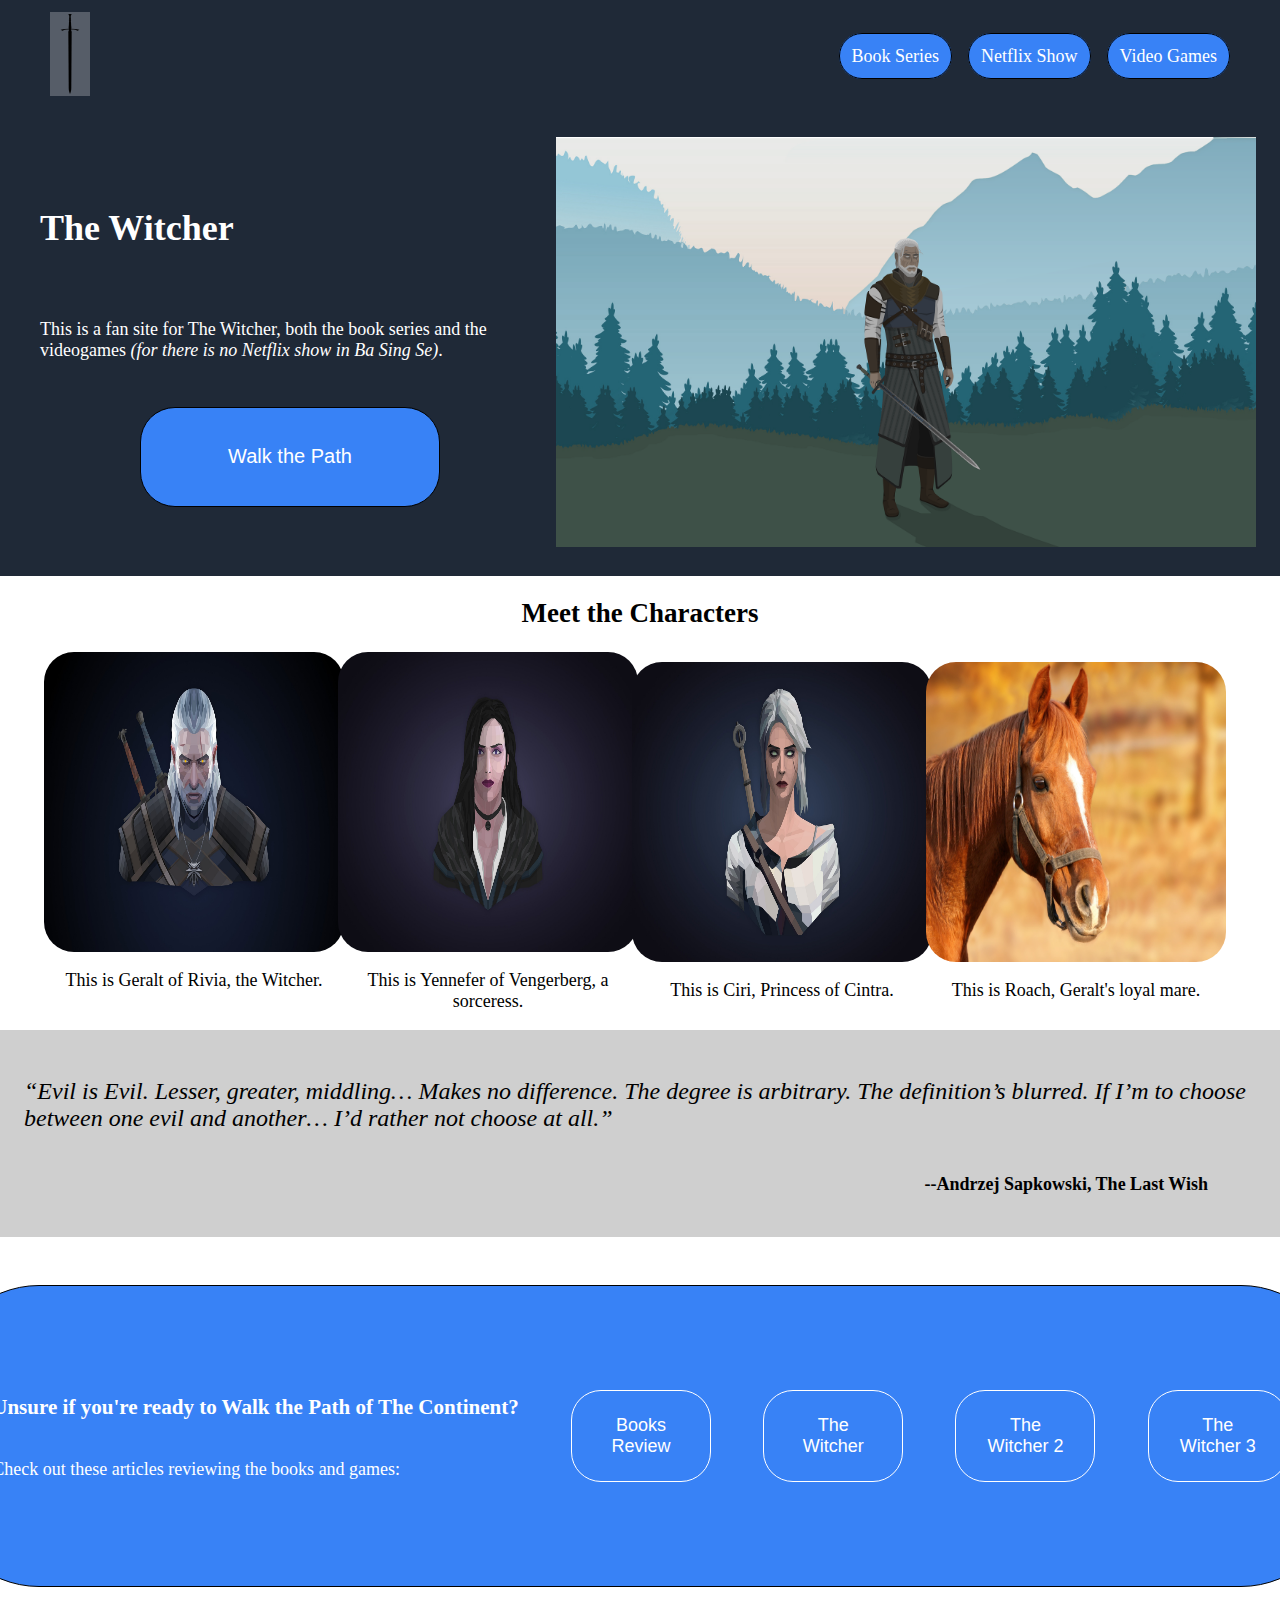
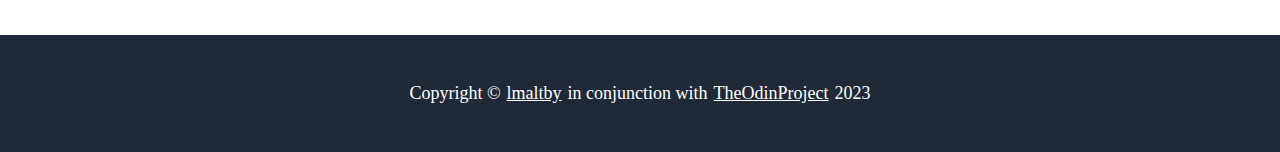
<file: index.html>
<!DOCTYPE html>
<html lang="en">
<head>
    <meta charset="UTF-8">
    <meta http-equiv="X-UA-Compatible" content="IE=edge">
    <meta name="viewport" content="width=device-width, initial-scale=1.0">
    <link rel="stylesheet" href="index.css">
    <title>Witcher Fan Site</title>
</head>
<body>
    <header>
        <div class="logo">
            <img id="sword" src="./content-images/sword.png" alt="tabletop mini of Geralt the Witcher">
        </div>
        <div class="links">
            <ul>
                <li>
                    <a href="./books.html">Book Series</a>
                </li>
                <li>
                    <a href="https://www.netflix.com/title/80189685">Netflix Show</a>
                </li>
                <li>
                    <a href="https://www.thewitcher.com/en">Video Games</a>
                </li>
            </ul>
        </div>
    </header>
    <div class="info">
        <div class="modal">
            <h1>The Witcher</h1>
            <p>This is a fan site for The Witcher, both the book series 
                and the videogames <em>(for there is no Netflix show in Ba Sing Se)</em>.</p>
            <button id="path">
                <a href="https://witcher.fandom.com/wiki/The_Path">Walk the Path</a>
            </button>
        </div>
        <div class="image">
            <img id="mountains" src="./content-images/geralt_mountains.png" alt="Geralt in front of mountain range">
        </div>
    </div>
    <div class="meet">
        <h2 id="meet">Meet the Characters</h2>
        <div class="characters">
            <div class="blurb">
                <img id="geralt" src="./content-images/geralt.jpg" alt="Geralt the Witcher">
                <p>
                    This is Geralt of Rivia, the Witcher.
                </p>
            </div>
            <div class="blurb">
                <img id="yen" src="./content-images/yennefer.jpg" alt="Yennefer the Sorceress">
                <p>
                    This is Yennefer of Vengerberg, a sorceress.
                </p>
            </div>
            <div class="blurb">
                <img id="ciri" src="./content-images/ciri.jpg" alt="Ciri, Lady of Space and Time">
                <p>
                    This is Ciri, Princess of Cintra.
                </p>
            </div>
            <div class="blurb">
                <img id="roach" src="./content-images/roach.jpg" alt="Roach, Geralt's loyal mare">
                <p>
                    This is Roach, Geralt's loyal mare.
                </p>
            </div>
        </div>
    </div>
    <div class="quote">
        <div id="quote">
            <p>“Evil is Evil. Lesser, greater, middling… Makes no difference. 
                The degree is arbitrary. The definition’s blurred. 
                If I’m to choose between one evil and another… I’d rather not choose at all.”
            </p>
        </div>
        <div id="source">
            <p>--Andrzej Sapkowski, The Last Wish</p>
        </div>
    </div>
    <div class="reviews">
        <div id="unsure">
            <h3>Unsure if you're ready to Walk the Path of The Continent?</h3>
            <p>Check out these articles reviewing the books and games:</p> 
        </div>
        <button>
            <a href="https://www.hypable.com/read-the-witcher-books-andzrej-sapkowski-4-reasons/">Books Review</a>
        </button>
        <button>
            <a href="https://store.steampowered.com/app/20900/The_Witcher_Enhanced_Edition_Directors_Cut/#app_reviews_hash">The Witcher</a>
        </button>
        <button>
            <a href="https://store.steampowered.com/app/20920/The_Witcher_2_Assassins_of_Kings_Enhanced_Edition/#app_reviews_hash">The Witcher 2</a>
        </button>
        <button>
            <a href="https://store.steampowered.com/app/292030/The_Witcher_3_Wild_Hunt/#app_reviews_hash">The Witcher 3</a>
        </button>
    </div>
    <div class="footer">Copyright &copy <a href="https://github.com/lmaltby">lmaltby</a> 
        in conjunction with <a href="https://www.theodinproject.com/">TheOdinProject</a> 2023
    </div>
</body>
</html>

<!-- pull header from exercises, should be easy from there. Don't forget to make -->
<!-- the links part of ul, li, and a while addressing the bullet points and underline -->

<!-- use flex-direction: column; to achieve the 5 vertical sections -->

<!-- top left section is literally the formatting of the modal -->

<!-- random info section also right out of the flexbox exercises -->

<!-- is the quote text or image? Will change formatting drastically -->

<!-- call to action similar to modal. Should be two divs, left one much wider.  -->
<!-- Maybe the text is two vertical divs within the larger div? -->

<!-- just pull the footer from the exercises and then tweak it -->
</file>
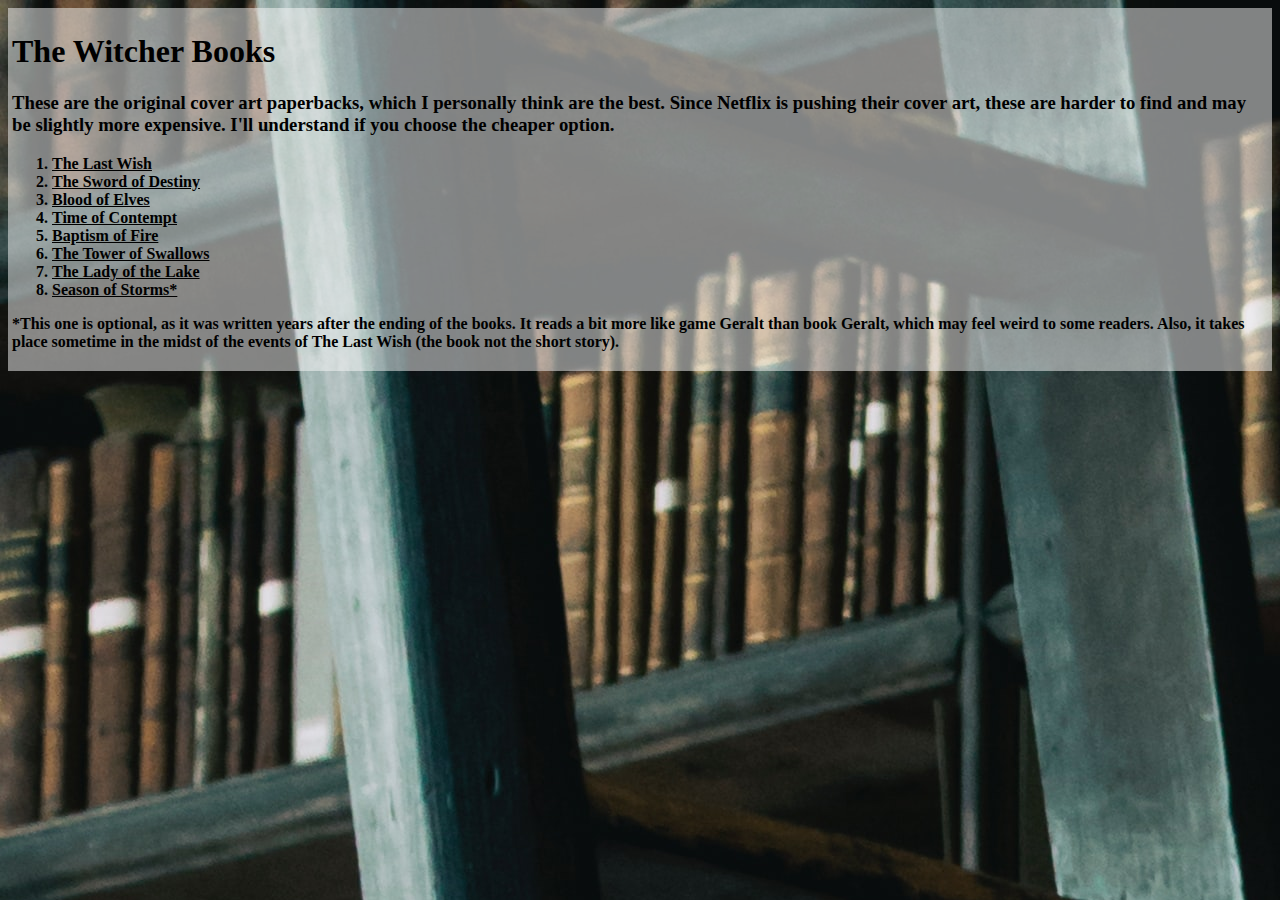
<file: books.html>
<!DOCTYPE html>
<html lang="en">
<head>
    <meta charset="UTF-8">
    <meta http-equiv="X-UA-Compatible" content="IE=edge">
    <meta name="viewport" content="width=device-width, initial-scale=1.0">
    <link rel="stylesheet" href="./books.css">
    <title>Books</title>
</head>
<body>
    <div class="opaque">
        <h1>The Witcher Books</h1>
        <h3>These are the original cover art paperbacks, which I personally think are the best. Since Netflix is pushing their cover art, these are
            harder to find and may be slightly more expensive. I'll understand if you choose the cheaper option.
        </h3>
        <ol>
            <li>
                <a href="https://a.co/d/boydw39">The Last Wish</a>
            </li>
            <li>
                <a href="https://a.co/d/avIV5e7">The Sword of Destiny</a>
            </li>
            <li>
                <a href="https://a.co/d/79VFUub">Blood of Elves</a>
            </li>
            <li>
                <a href="https://a.co/d/7qDFoRi">Time of Contempt</a>
            </li>
            <li>
                <a href="https://a.co/d/hY97M8Y">Baptism of Fire</a>
            </li>
            <li>
                <a href="https://a.co/d/f5CpUa8">The Tower of Swallows</a>
            </li>
            <li>
                <a href="https://a.co/d/1DuOoul">The Lady of the Lake</a>
            </li>
            <li>
                <a href="https://a.co/d/00DRoVk">Season of Storms*</a>
            </li>
        </ol>
        <p>*This one is optional, as it was written years after the ending of the books. It reads a bit more like game Geralt than book Geralt,
            which may feel weird to some readers. Also, it takes place sometime in the midst of the events of The Last Wish (the book not the short
            story).
        </p>
    </div>
</body>
</html>
</file>
<file: index.css>
body {
    font-size: 18px;
    font-family: Garamond, serif;
    display: flex;
    flex-direction: column;
    margin: 0;
}

header {
    display: flex;
    justify-content: space-between;
    align-items: center;
    padding: 12px 50px;
    background-color: #1F2937;
}

#sword {
    height: 80px;
    width: auto;
    background-color: rgb(250, 250, 250, .25);
    padding-top: 2px;
    padding-bottom: 2px;
}

ul {
    display: flex;
    list-style: none;
    margin: 0;
    padding: 0;
    gap: 16px;
}

a {
    color: white;
}

.links a {
    text-decoration: none;
    background-color: #3882F6;
    padding: 12px;
    border: 1px solid black;
    border-radius: 25px;
}

.info {
    display: flex;
    justify-content: space-evenly;
    align-items: center;
    padding: 24px;
    background-color: #1F2937;
}

.modal {
    color: white;
    width: 700px;
    height: 380px;
    display: flex;
    flex-direction: column;
    justify-content: space-evenly;
    padding: 16px;
}
button a {
    text-decoration: none;
}
#path {
    height: 100px;
    width: 300px;
    font-size: 20px;
    align-self: center;
    background-color: #3882F6;
    color: white;
    border: 1px solid black;
    border-radius: 35px;
}

#mountains {
    width: 700px;
    height: 410px;
}

.meet {
    display: flex;
    flex-direction: column;
}

#meet {
    display: flex;
    justify-content: center;
}

#geralt {
    width: 300px;
    height: 300px;
    border-radius: 30px;
}

#yen {
    width: 300px;
    height: 300px;
    border-radius: 30px;
}

#ciri {
    width: 300px;
    height: 300px;
    border-radius: 30px;
}

#roach {
    width: 300px;
    height: 300px;
    border-radius: 30px;
}

.characters {
    display: flex;
    flex-direction: row;
    justify-content: space-evenly;
    align-items: center;
    margin-right: 60px;
}

.blurb {
    display: flex;
    flex-direction: column;
    flex-wrap: wrap;
    width: 250px;
    text-align: center;
}

.quote {
    display: flex;
    flex-direction: column;
    padding: 24px;
    background-color: rgb(160, 160, 160, .5);
}

#quote {
    font-size: 24px;
    font-style: italic;
}

#source {
    display: flex;
    align-self: flex-end;
    font-weight: 900;
    padding-right: 48px;
}

.reviews {
    display: flex;
    align-self: center;
    justify-content: space-evenly;
    align-items: center;
    height: 300px;
    width: 1400px;
    background-color: #3882F6;
    color: white;
    border: 1px solid black;
    border-radius: 100px;
    margin: 48px;
}

#unsure {
    display: flex;
    flex-direction: column;
}

.reviews button {
    display: flex;
    justify-content: center;
    align-items: center;
    font-size: 18px;
    padding: 24px;
    width: 140px;
    height: auto;
    border: 1px solid white;
    border-radius: 30px;
    background-color: #3882F6;
}

.reviews a {
    text-decoration: none;
}

.footer {
    display: flex;
    justify-content: center;
    align-items: center;
    padding: 48px;
    background-color: #1F2937;
    color: white;
}

.footer a {
    margin-left: 6px;
    margin-right: 6px;
}
</file>
<file: books.css>
body {
    background-image: url(./content-images/books.jpg);
    color: black;
    font-weight: 900;
}

.opaque {
    padding: 4px;
    background-color: rgb(250, 250, 250, .5);
}

a {
    color: black;
}
</file>
